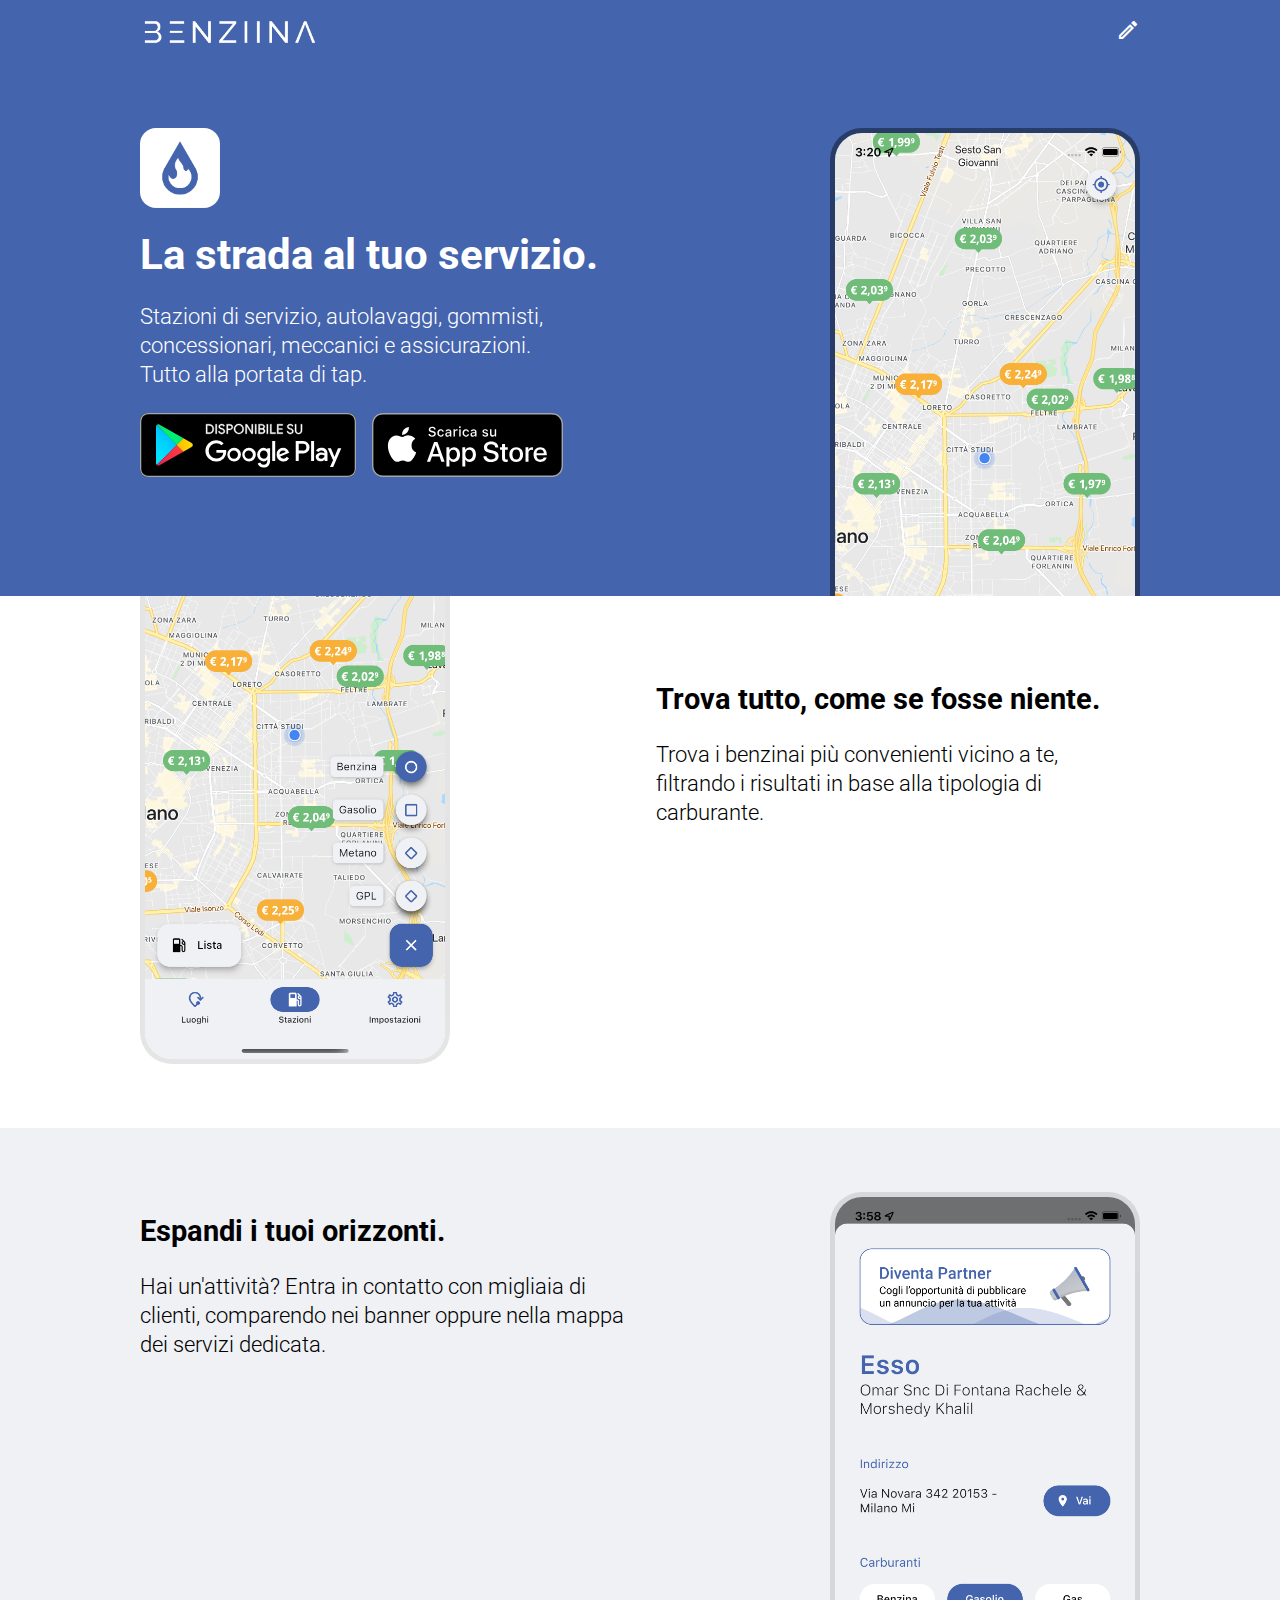
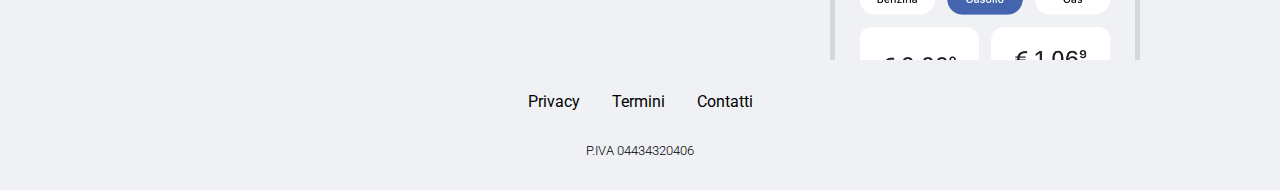
<file: index.html>
<!DOCTYPE html>
<html lang="en">
<head>
    <meta charset="UTF-8">
    <meta http-equiv="X-UA-Compatible" content="IE=edge">
    <meta name="viewport" content="width=device-width, initial-scale=1.0">
    <link href="css/style.css" rel="stylesheet">
    <link rel="preconnect" href="https://fonts.googleapis.com"> 
    <link rel="preconnect" href="https://fonts.gstatic.com" crossorigin> 
    <link href="https://fonts.googleapis.com/css2?family=Roboto:wght@300;500&display=swap" rel="stylesheet">
    <link href="https://fonts.googleapis.com/icon?family=Material+Icons+Outlined" rel="stylesheet">
    <!-- Global site tag (gtag.js) - Google Analytics -->
    <script async src="https://www.googletagmanager.com/gtag/js?id=G-2FWFE3Y1BV"></script>
    <script>
        window.dataLayer = window.dataLayer || [];
        function gtag(){dataLayer.push(arguments);}
        gtag('js', new Date());
        gtag('config', 'G-2FWFE3Y1BV');
    </script>
    <title>Benziina</title>
</head>
<body>
    <header class="header">
        <div class="wrapper">
            <a href="index.html">
                <img src="img/brand/logo.png" alt="Benziina" class="logo"/>
            </a>
            <div class="toggle" id="toggle">
                <div class="placeholder"></div>
            </div>
        </div>
    </header>

    <section class="section main flex overlay">
        <div class="wrapper">
            <div class="content">
                <img src="img/brand/icon-light.png" alt="Icona di Benziina" class="icon light-mode"/>
                <img src="img/brand/icon-dark.png" alt="Icona di Benziina" class="icon dark-mode"/>
                <h1 class="title">La strada al tuo servizio.</h1>
                <p class="subtitle">Stazioni di servizio, autolavaggi, gommisti, concessionari, meccanici e assicurazioni.<br/> Tutto alla portata di tap.</p>
                <div class="badges">
                    <a href="https://play.google.com/store/apps/details?id=com.mosaico.benziina" title="Scarica su Android"><img src="img/badges/google-play-badge.svg" alt=""></a>
                    <a href="https://apps.apple.com/it/app/benziina/id1613733125" title=""><img src="img/badges/app-store-badge.svg" alt=""></a>
                </div>
            </div>
            <div class="img-container">
                <img src="img/renders/light/1.png" alt="" class="img light-mode"/>
                <img src="img/renders/dark/1.png" alt="" class="img dark-mode"/>
            </div>
        </div>
    </section>

    <section class="section flex overlay">
        <div class="wrapper">
            <div class="content">
                <h2 class="title">Trova tutto, come se fosse niente.</h2>
                <p class="subtitle">Trova i benzinai più convenienti vicino a te, filtrando i risultati in base alla tipologia di carburante.</p>
            </div>
            <div class="img-container">
                <img src="img/renders/light/2.png" alt="" class="img light-mode"/>
                <img src="img/renders/dark/2.png" alt="" class="img dark-mode"/>
            </div>
        </div>
    </section>

    <section class="section flex overlay">
        <div class="wrapper">
            <div class="content">
                <h2 class="title">Espandi i tuoi orizzonti.</h2>
                <p class="subtitle">Hai un'attività? Entra in contatto con migliaia di clienti, comparendo nei banner oppure nella mappa dei servizi dedicata.</p>
            </div>
            <div class="img-container">
                <img src="img/renders/light/3.png" alt="" class="img light-mode"/>
                <img src="img/renders/dark/3.png" alt="" class="img dark-mode"/>
            </div>
        </div>
    </section>

    <footer class="footer">
        <ul class="menu">
            <li><a href="privacy.html" title="Politica sulla riservatezza">Privacy</a></li>
            <li><a href="tos.html" title="Termini di servizio">Termini</a></li>
            <li><a href="mailto:infobenziina@gmail.com" title="Contattaci">Contatti</a></li>
        </ul>
        <ul class="menu">
            <li class="small">P.IVA 04434320406</li>
        </ul>
    </footer>

    <script src="js/theme.js" type="text/javascript"></script>
</body>
</html>
</file>
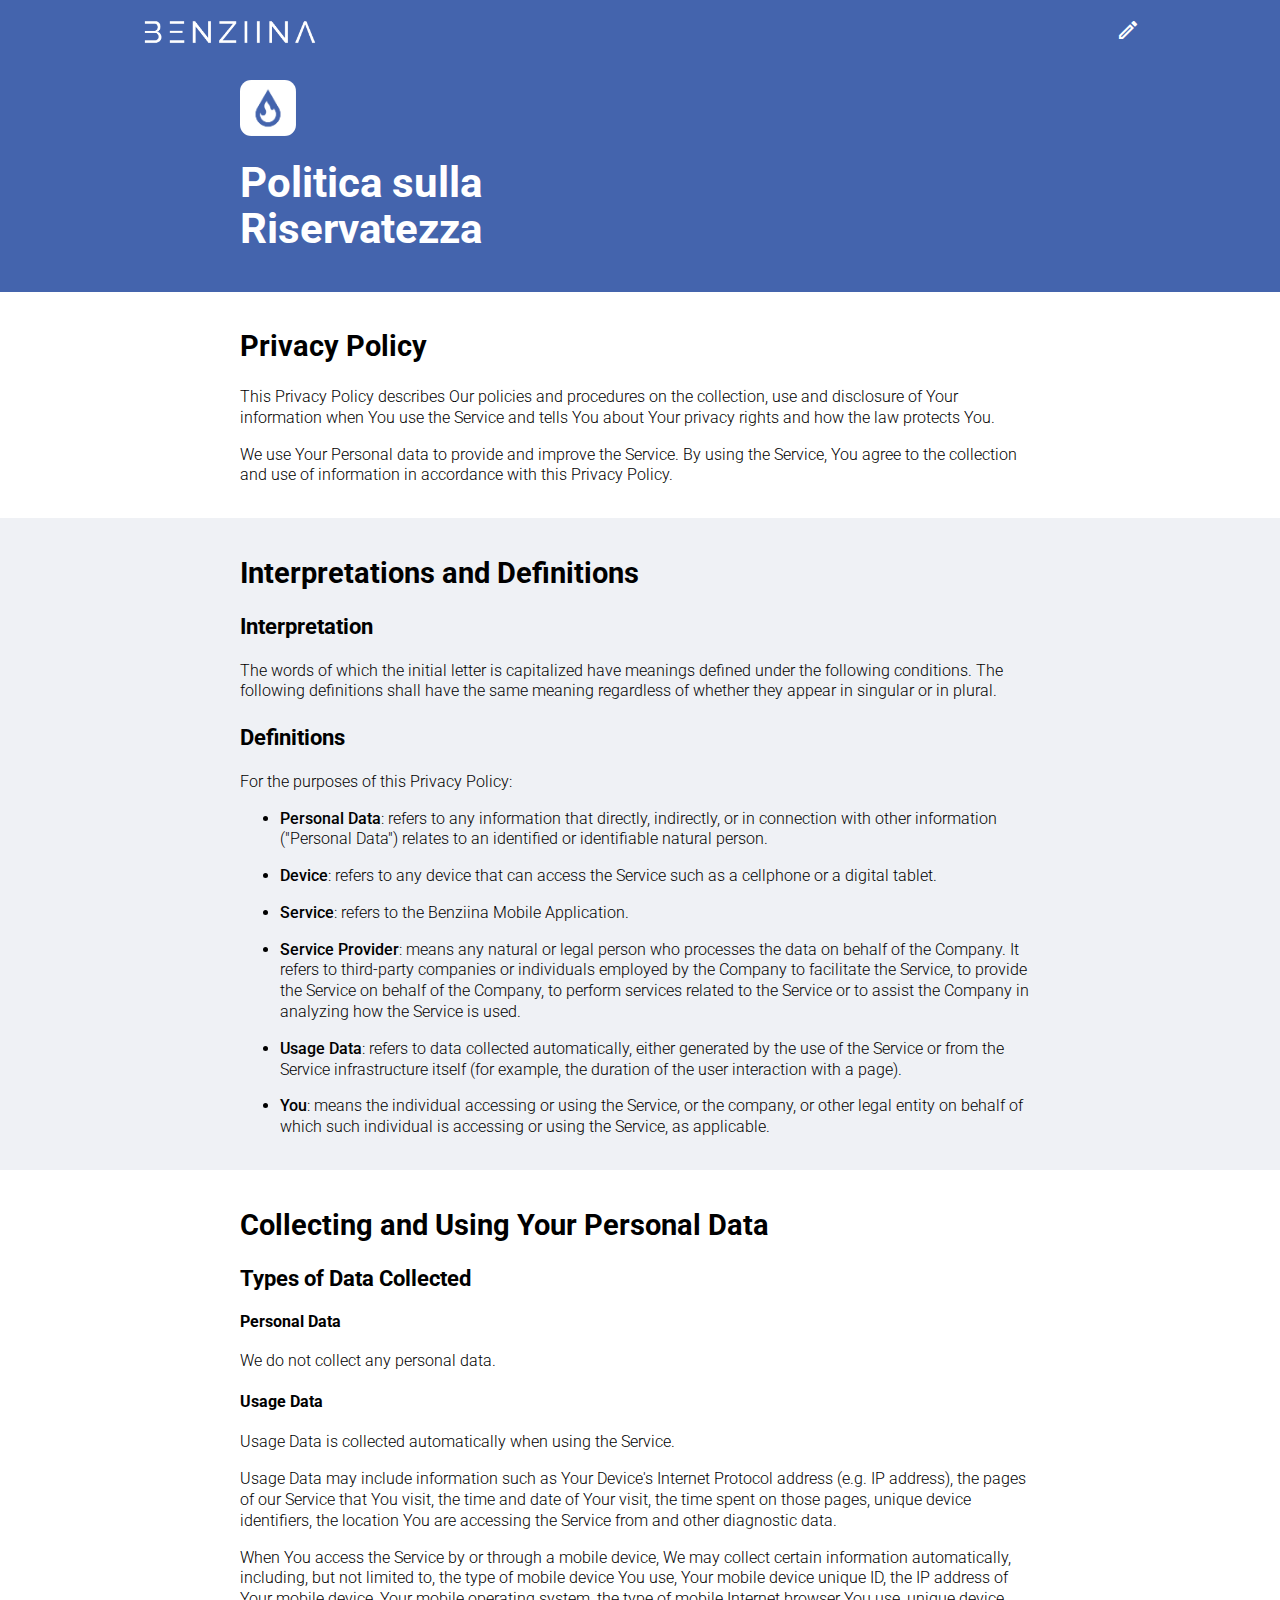
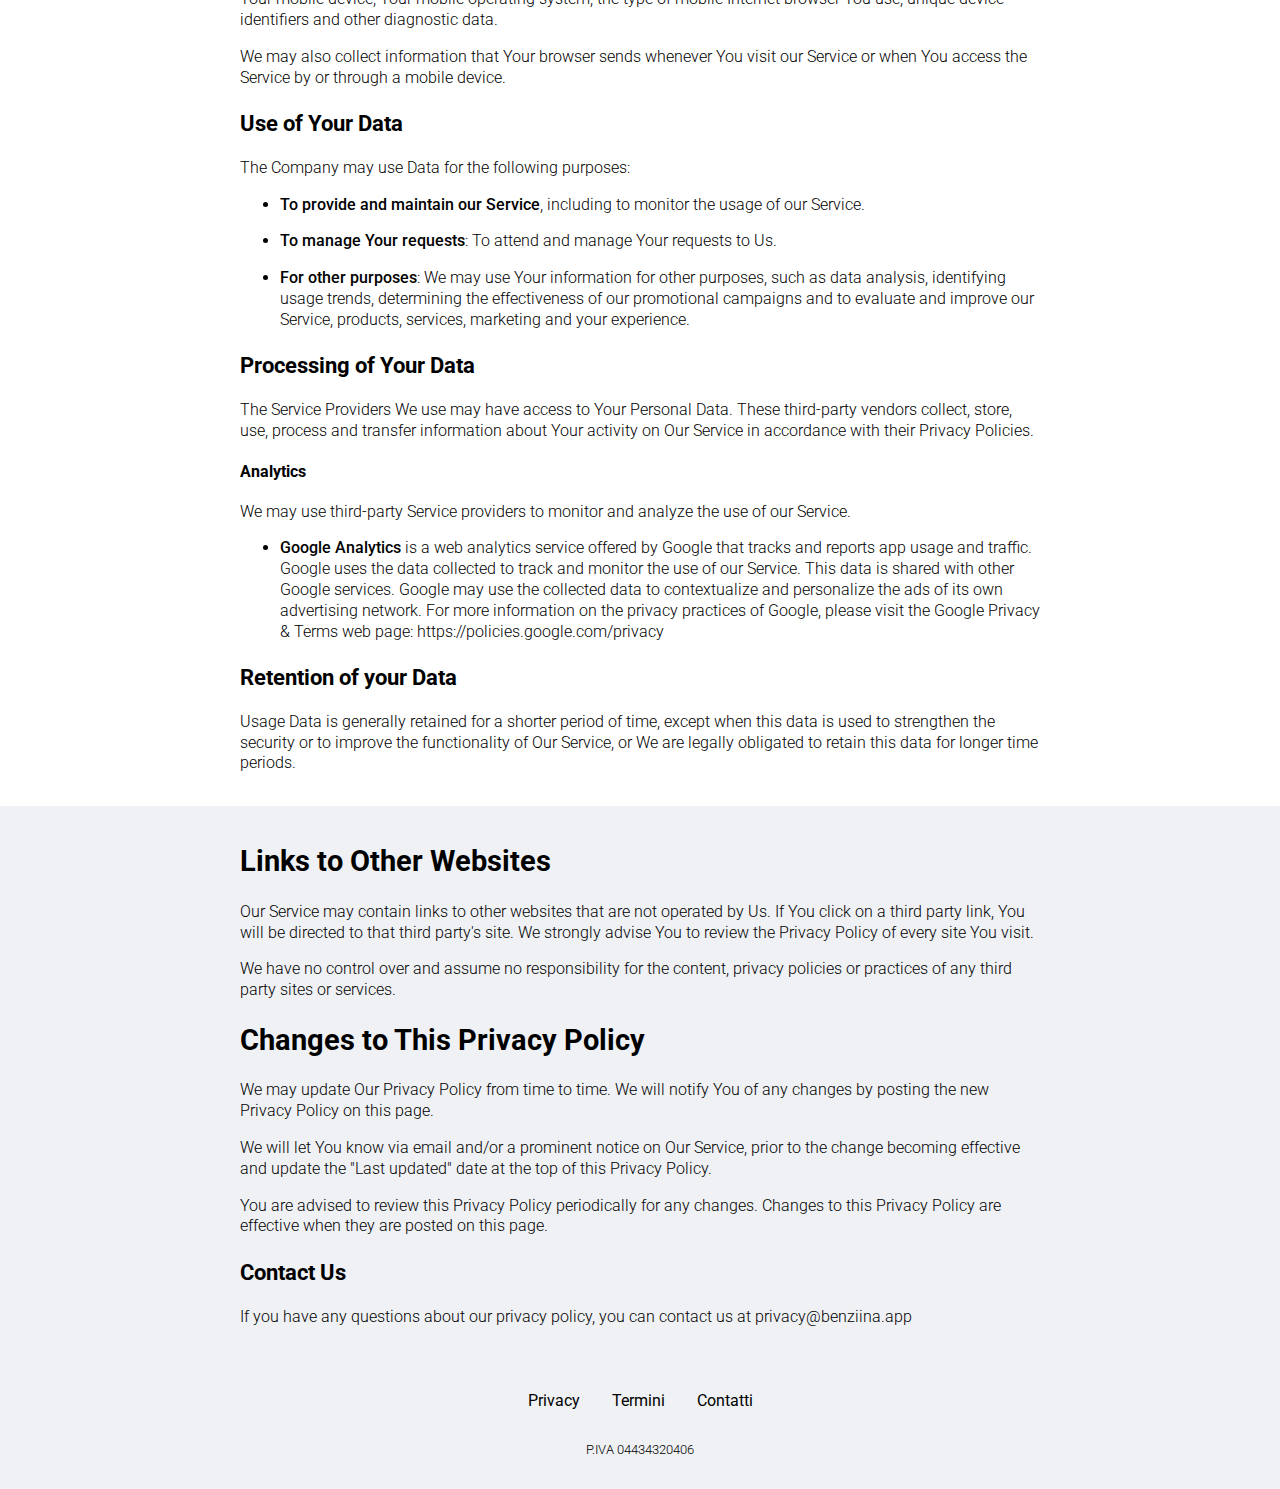
<file: privacy.html>
<!DOCTYPE html>
<html lang="en">

<head>
    <meta charset="UTF-8">
    <meta http-equiv="X-UA-Compatible" content="IE=edge">
    <meta name="viewport" content="width=device-width, initial-scale=1.0">
    <link href="css/style.css" rel="stylesheet">
    <link rel="preconnect" href="https://fonts.googleapis.com">
    <link rel="preconnect" href="https://fonts.gstatic.com" crossorigin>
    <link href="https://fonts.googleapis.com/css2?family=Roboto:wght@300;500&display=swap" rel="stylesheet">
    <link href="https://fonts.googleapis.com/icon?family=Material+Icons+Outlined" rel="stylesheet">
    <!-- Global site tag (gtag.js) - Google Analytics -->
    <script async src="https://www.googletagmanager.com/gtag/js?id=G-2FWFE3Y1BV"></script>
    <script>
        window.dataLayer = window.dataLayer || [];
        function gtag() { dataLayer.push(arguments); }
        gtag('js', new Date());

        gtag('config', 'G-2FWFE3Y1BV');
    </script>
    <title>Politica sulla Riservatezza | Benziina</title>
</head>

<body>
    <header class="header">
        <div class="wrapper">
            <a href="index.html">
                <img src="img/brand/logo.png" alt="Benziina" class="logo"/>
            </a>
            <div class="toggle" id="toggle">
                <div class="placeholder"></div>
            </div>
        </div>
    </header>

    <section class="section main legalese">
        <div class="wrapper">
            <div class="half">
                <img src="img/brand/icon-light.png" alt="Icona di Benziina" class="icon small light-mode"/>
                <img src="img/brand/icon-dark.png" alt="Icona di Benziina" class="icon small dark-mode"/>
                <h1 class="title">Politica sulla Riservatezza</h1>
            </div>
        </div>
    </section>

    <section class="section legalese">
        <div class="wrapper">
            <h2 id="privacy-policy" >Privacy Policy</h2>
            <p>This Privacy Policy describes Our policies and procedures on the collection, 
                use and disclosure of Your information when You use the Service and tells You 
                about Your privacy rights and how the law protects You.</p>
            <p>We use Your Personal data to provide and improve the Service. By using the 
                Service, You agree to the collection and use of information in accordance with 
                this Privacy Policy.</p>
        </div>
    </section>

    <section class="section legalese">
        <div class="wrapper">
            <h2 id="interpretations-and-definitions">Interpretations and Definitions</h2>
            <h3 id="interpretation">Interpretation</h3>
            <p>The words of which the initial letter is capitalized have meanings defined under 
                the following conditions. The following definitions shall have the same meaning 
                regardless of whether they appear in singular or in plural.</p>
            <h3 id="definitions">Definitions</h3>
            <p>For the purposes of this Privacy Policy:</p>
            <ul>
                <li><p>
                    <strong>Personal Data</strong>: refers to any information that directly, 
                    indirectly, or in connection with other information (&quot;Personal Data&quot;) 
                    relates to an identified or identifiable natural person.
                </p></li>
                <li><p>
                    <strong>Device</strong>: refers to any device that can access the Service such 
                    as a cellphone or a digital tablet.
                </p></li>
                <li><p>
                    <strong>Service</strong>: refers to the Benziina Mobile Application.
                </p></li>
                <li><p>
                    <strong>Service Provider</strong>: means any natural or legal person who 
                    processes the data on behalf of the Company. It refers to third-party companies 
                    or individuals employed by the Company to facilitate the Service, to provide 
                    the Service on behalf of the Company, to perform services related to the 
                    Service or to assist the Company in analyzing how the Service is used.
                </p></li>
                <li><p>
                    <strong>Usage Data</strong>: refers to data collected automatically, either 
                    generated by the use of the Service or from the Service infrastructure itself 
                    (for example, the duration of the user interaction with a page).
                </p></li>
                <li><p>
                    <strong>You</strong>: means the individual accessing or using the Service, or 
                    the company, or other legal entity on behalf of which such individual is 
                    accessing or using the Service, as applicable.
                </p></li>
            </ul>
        </div>
    </section>

    <section class="section legalese">
        <div class="wrapper">
            <h2 id="collecting-and-using-your-personal-data">Collecting and Using Your Personal Data</h2>
            <h3 id="types-of-data-collected">Types of Data Collected</h3>
            <h4 id="personal-data">Personal Data</h4>
            <p>We do not collect any personal data.</p>
            <h4 id="usage-data">Usage Data</h4>
            <p>Usage Data is collected automatically when using the Service.</p>
            <p>Usage Data may include information such as Your Device&#39;s Internet Protocol 
                address (e.g. IP address), the pages of our Service that You visit, the time and date 
                of Your visit, the time spent on those pages, unique device identifiers, the location 
                You are accessing the Service from and other diagnostic data.</p>
            <p>When You access the Service by or through a mobile device, We may collect certain 
                information automatically, including, but not limited to, the type of mobile device 
                You use, Your mobile device unique ID, the IP address of Your mobile device, Your mobile 
                operating system, the type of mobile Internet browser You use, unique device identifiers 
                and other diagnostic data.</p>
            <p>We may also collect information that Your browser sends whenever You visit our Service or 
                when You access the Service by or through a mobile device.</p>
            <h3 id="use-of-your-data">Use of Your Data</h3>
            <p>The Company may use Data for the following purposes:</p>
            <ul>
                <li><p>
                    <strong>To provide and maintain our Service</strong>, including to monitor the usage 
                    of our Service.
                </p></li>
                <li><p>
                    <strong>To manage Your requests</strong>: To attend and manage Your requests to Us.
                </p></li>
                <li><p>
                    <strong>For other purposes</strong>: We may use Your information for other purposes, 
                    such as data analysis, identifying usage trends, determining the effectiveness of our 
                    promotional campaigns and to evaluate and improve our Service, products, services, 
                    marketing and your experience.
                </p></li>
            </ul>
            <h3 id="processing-of-your-data">Processing of Your Data</h3>
            <p>The Service Providers We use may have access to Your Personal Data. These third-party 
                vendors collect, store, use, process and transfer information about Your activity on Our 
                Service in accordance with their Privacy Policies.</p>
            <h4 id="analytics">Analytics</h4>
            <p>We may use third-party Service providers to monitor and analyze the use of our Service.</p>
            <ul>
                <li><p>
                    <strong>Google Analytics</strong> is a web analytics service offered by Google that 
                    tracks and reports app usage and traffic. Google uses the data collected to track and 
                    monitor the use of our Service. This data is shared with other Google services. Google 
                    may use the collected data to contextualize and personalize the ads of its own 
                    advertising network. For more information on the privacy practices of Google, please 
                    visit the Google Privacy &amp; Terms web page: 
                    <a href="https://policies.google.com/privacy">https://policies.google.com/privacy</a>
                </p></li>
            </ul>
            <h3 id="retention-of-your-data">Retention of your Data</h3>
            <p>Usage Data is generally retained for a shorter period of time, except when this data is 
                used to strengthen the security or to improve the functionality of Our Service, or We are 
                legally obligated to retain this data for longer time periods.</p>
        </div>
    </section>

    <section class="section legalese">
        <div class="wrapper">
            <h2 id="links-to-other-websites">Links to Other Websites</h2>
            <p>Our Service may contain links to other websites that are not operated by Us. If You click 
                on a third party link, You will be directed to that third party&#39;s site. We strongly 
                advise You to review the Privacy Policy of every site You visit.</p>
            <p>We have no control over and assume no responsibility for the content, privacy policies or 
                practices of any third party sites or services.</p>

            <h2 id="changes-to-this-privacy-policy">Changes to This Privacy Policy</h2>
            <p>We may update Our Privacy Policy from time to time. We will notify You of any changes by 
                posting the new Privacy Policy on this page.</p>
            <p>We will let You know via email and/or a prominent notice on Our Service, prior to the change 
                becoming effective and update the &quot;Last updated&quot; date at the top of this 
                Privacy Policy.</p>
            <p>You are advised to review this Privacy Policy periodically for any changes. Changes to this 
                Privacy Policy are effective when they are posted on this page.</p>
            <h3 id="contact-us">Contact Us</h3>
            <p>If you have any questions about our privacy policy, you can contact us at 
                <a href="mailto:privacy@benziina.app">privacy@benziina.app</a></p>
        </div>
    </section>

    <footer class="footer">
        <ul class="menu">
            <li><a href="privacy.html" title="Politica sulla riservatezza">Privacy</a></li>
            <li><a href="tos.html" title="Termini di servizio">Termini</a></li>
            <li><a href="mailto:infobenziina@gmail.com" title="Contattaci">Contatti</a></li>
        </ul>
        <ul class="menu">
            <li class="small">P.IVA 04434320406</li>
        </ul>
    </footer>
    
    <script src="js/theme.js" type="text/javascript"></script>
</body>

</html>
</file>
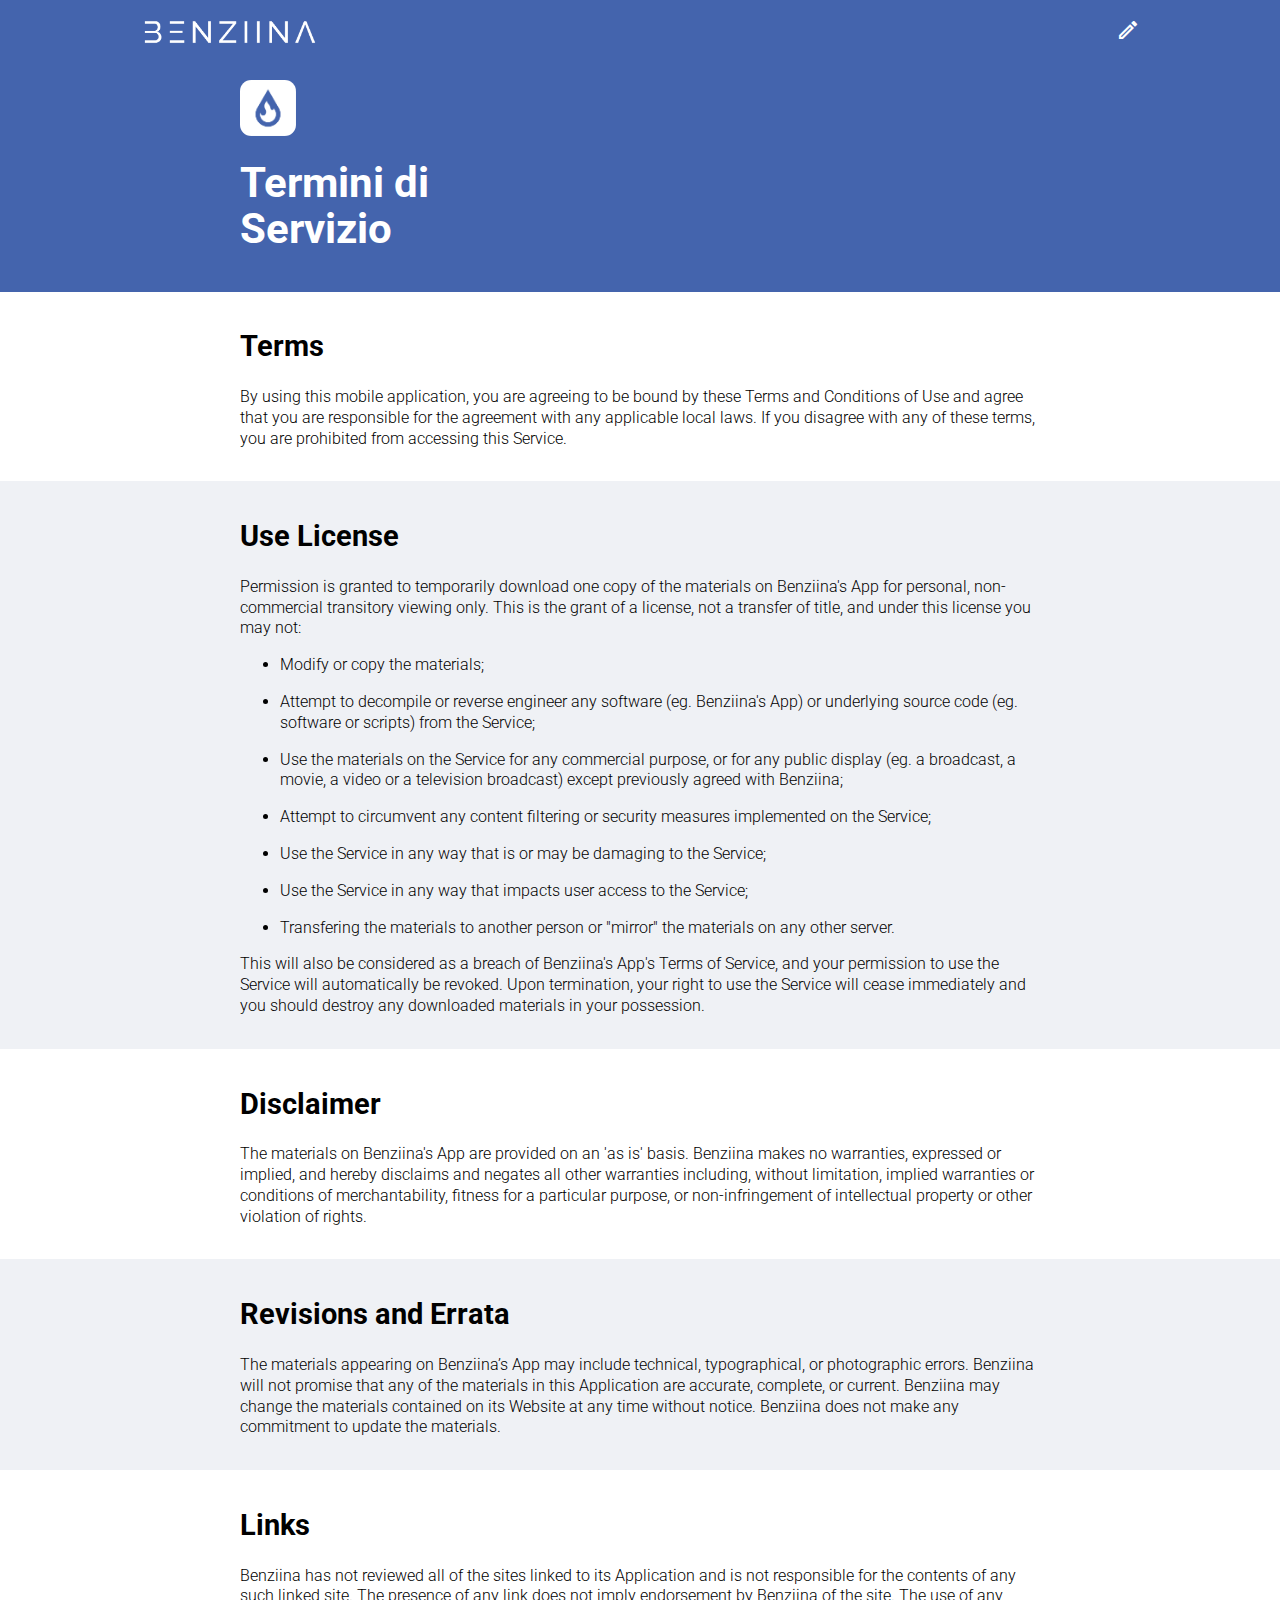
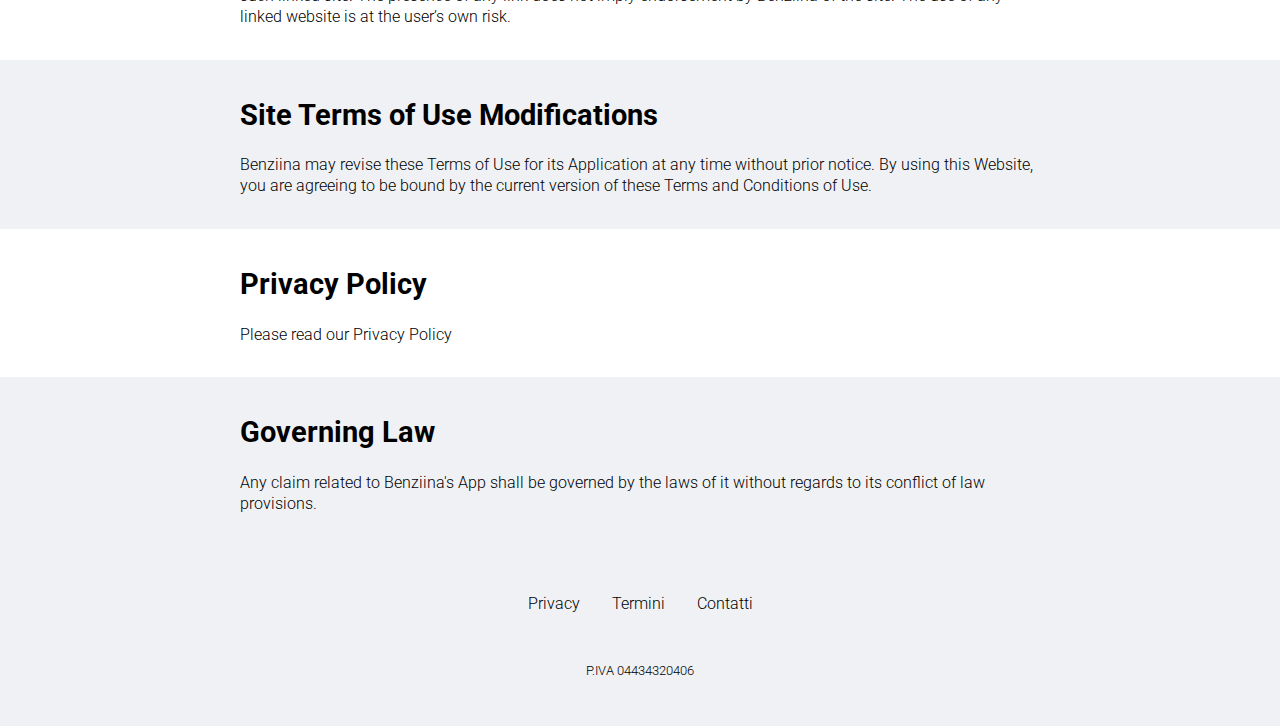
<file: tos.html>
<!DOCTYPE html>
<html lang="en">

<head>
    <meta charset="UTF-8">
    <meta http-equiv="X-UA-Compatible" content="IE=edge">
    <meta name="viewport" content="width=device-width, initial-scale=1.0">
    <link href="css/style.css" rel="stylesheet">
    </link>
    <link rel="preconnect" href="https://fonts.googleapis.com">
    <link rel="preconnect" href="https://fonts.gstatic.com" crossorigin>
    <link href="https://fonts.googleapis.com/css2?family=Roboto:wght@300;500&display=swap" rel="stylesheet">
    <link href="https://fonts.googleapis.com/icon?family=Material+Icons+Outlined" rel="stylesheet">
    <!-- Global site tag (gtag.js) - Google Analytics -->
    <script async src="https://www.googletagmanager.com/gtag/js?id=G-2FWFE3Y1BV"></script>
    <script>
        window.dataLayer = window.dataLayer || [];
        function gtag() { dataLayer.push(arguments); }
        gtag('js', new Date());

        gtag('config', 'G-2FWFE3Y1BV');
    </script>
    <title>Termini di Servizio | Benziina</title>
</head>

<body>
    <header class="header">
        <div class="wrapper">
            <a href="index.html">
                <img src="img/brand/logo.png" alt="Benziina" class="logo"/>
            </a>
            <div class="toggle" id="toggle">
                <div class="placeholder"></div>
            </div>
        </div>
    </header>

    <section class="section main legalese">
        <div class="wrapper">
            <div class="half">
                <img src="img/brand/icon-light.png" alt="Icona di Benziina" class="icon small light-mode"/>
                <img src="img/brand/icon-dark.png" alt="Icona di Benziina" class="icon small dark-mode"/>
                <h1 class="title">Termini di Servizio</h1>
            </div>
        </div>
    </section>

    <section class="section legalese">
        <div class="wrapper">
            <h2 id="terms">Terms</h2>
            <p>By using this mobile application, you are agreeing to be bound by these Terms and 
                Conditions of Use and agree that you are responsible for the agreement with any 
                applicable local laws. If you disagree with any of these terms, you are prohibited 
                from accessing this Service.</p>
        </div>
    </section>

    <section class="section legalese">
        <div class="wrapper">
            <h2 id="use-license">Use License</h2>
            <p>Permission is granted to temporarily download one copy of the materials on Benziina&#39;s 
                App for personal, non-commercial transitory viewing only. This is the grant of a license, 
                not a transfer of title, and under this license you may not:</p>
            <ul>
                <li><p>Modify or copy the materials;</p></li>
                <li><p>Attempt to decompile or reverse engineer any software (eg. Benziina&#39;s App) or 
                    underlying source code (eg. software or scripts) from the Service;</p></li>
                <li><p>Use the materials on the Service for any commercial purpose, or for any public 
                    display (eg. a broadcast, a movie, a video or a television broadcast) except previously 
                    agreed with Benziina;</p></li>
                <li><p>Attempt to circumvent any content filtering or security measures implemented on the 
                    Service;</p></li>
                <li><p>Use the Service in any way that is or may be damaging to the Service;</p></li>
                <li><p>Use the Service in any way that impacts user access to the Service;</p></li>
                <li><p>Transfering the materials to another person or &quot;mirror&quot; the materials on 
                    any other server.</p></li>
            </ul>
            <p>This will also be considered as a breach of Benziina&#39;s App&#39;s Terms of Service, and 
                your permission to use the Service will automatically be revoked. Upon termination, your 
                right to use the Service will cease immediately and you should destroy any downloaded 
                materials in your possession.</p>
        </div>
    </section>

    <section class="section legalese">
        <div class="wrapper">
            <h2 id="disclaimer">Disclaimer</h2>
            <p>The materials on Benziina&#39;s App are provided on an &#39;as is&#39; basis. Benziina makes 
                no warranties, expressed or implied, and hereby disclaims and negates all other warranties 
                including, without limitation, implied warranties or conditions of merchantability, fitness 
                for a particular purpose, or non-infringement of intellectual property or other violation of 
                rights.</p>
        </div>
    </section>

    <section class="section legalese">
        <div class="wrapper">
            <h2 id="revisions-and-errata">Revisions and Errata</h2>
            <p>The materials appearing on Benziina’s App may include technical, typographical, or photographic 
                errors. Benziina will not promise that any of the materials in this Application are accurate, 
                complete, or current. Benziina may change the materials contained on its Website at any time 
                without notice. Benziina does not make any commitment to update the materials.</p>
        </div>
    </section>

    <section class="section legalese">
        <div class="wrapper">
            <h2 id="links">Links</h2>
            <p>Benziina has not reviewed all of the sites linked to its Application and is not responsible for 
                the contents of any such linked site. The presence of any link does not imply endorsement by 
                Benziina of the site. The use of any linked website is at the user’s own risk.</p>
        </div>
    </section>

    <section class="section legalese">
        <div class="wrapper">
            <h2 id="site-terms-of-use-modifications">Site Terms of Use Modifications</h2>
            <p>Benziina may revise these Terms of Use for its Application at any time without prior notice. By 
                using this Website, you are agreeing to be bound by the current version of these Terms and 
                Conditions of Use.</p>
        </div>
    </section>

    <section class="section legalese">
        <div class="wrapper">
            <h2 id="privacy-policy">Privacy Policy</h2>
            <p>Please read our Privacy Policy</p>
        </div>
    </section>

    <section class="section legalese">
        <div class="wrapper">
            <h2 id="governing-law">Governing Law</h2>
            <p>Any claim related to Benziina&#39;s App shall be governed by the laws of it without regards to 
                its conflict of law provisions.</p>
        </div>
    </section>

    <footer class="footer">
        <ul class="menu">
            <li><p><a href="privacy.html" title="Politica sulla riservatezza">Privacy</a></p></li>
            <li><p><a href="tos.html" title="Termini di servizio">Termini</a></p></li>
            <li><p><a href="mailto:infobenziina@gmail.com" title="Contattaci">Contatti</a></p></li>
        </ul>
        <ul class="menu">
            <li class="small">P.IVA 04434320406</p></li>
        </ul>
    </footer>
    
    <script src="js/theme.js" type="text/javascript"></script>
</body>

</html>
</file>
<file: css/style.css>
/* Variables */
:root {
	--icon-size: 5rem;
	--icon-small-size: 3.5rem;
	--img-height: 500px;
	--img-border: 0.35rem;
	--img-padding: 4rem;
}

body[data-brightness="light"] {
	--background-color: #eff1f5;
	--surface-color: #fff;
	--text-color: #000;
	--primary-color: #4464ad;
	--on-primary-color: #fff;
	--overlay-color: rgba(0, 0, 0, 0.1);
	--primary-overlay-color: rgba(0, 0, 0, 0.4);
}
body[data-brightness="dark"] {
	--background-color: #000;
	--surface-color: #2a2522;
	--text-color: #fff;
	--primary-color: #e4733f;
	--on-primary-color: #fff;
	--overlay-color: rgba(255, 255, 255, 0.1);
	--primary-overlay-color: rgba(0, 0, 0, 0.4);
}

/* Theme Change */
* {
	transition: 0.15s background ease-in-out, 0.15s color ease-in-out;
}
body[data-brightness="light"] .dark-mode,
body[data-brightness="dark"] .light-mode {
	display: none;
}

/* Typography and misc */
body {
	margin: 0;
	background-color: var(--background-color);
	font-family: "Roboto", sans-serif;
	overflow-x: hidden;
}
li {
	color: var(--text-color);
}
a {
	text-decoration: none;
	color: var(--text-color);
	transition: 0.25s color ease-in-out;
}
a:hover {
	color: var(--primary-color);
}
h1 {
	font-size: 2.6rem;
	line-height: 1.1em;
	color: var(--text-color);
}
h2 {
	font-size: 1.8rem;
	line-height: 1.1em;
	color: var(--text-color);
}
h3 {
	font-size: 1.4rem;
	line-height: 1.1em;
	color: var(--text-color);
}
h4 {
	font-size: 1rem;
	line-height: 1.1em;
	color: var(--text-color);
}
p {
	font-size: 1rem;
	line-height: 1.3em;
	color: var(--text-color);
	font-weight: 300;
}
strong {
	color: var(--text-color);
	font-weight: 500;
}
img {
	display: block;
}

/* Content Wrapper */
.wrapper {
	max-width: 1000px;
	margin: 0 auto;
	padding: 0 2rem;
}

/* Top Bar */
.header {
	background-color: var(--primary-color);
}
.header .wrapper {
	display: flex;
	flex-wrap: nowrap;
	align-items: center;
	justify-content: space-between;
	height: 4rem;
}
.header .logo {
	width: auto;
	height: 2rem;
}
.header .toggle {
	color: var(--on-primary-color);
	cursor: pointer;
}

/* App Icon */
.icon {
	width: var(--icon-size);
	height: var(--icon-size);
	border-radius: 1rem;
}
.icon.small {
	width: var(--icon-small-size);
	height: var(--icon-small-size);
	border-radius: 0.7rem;
}

/* Content Sections */
.section {
	position: relative;
}
.section:nth-of-type(odd) {
	background-color: var(--background-color);
}
.section:nth-of-type(even) {
	background-color: var(--surface-color);
}
.section.main {
	background-color: var(--primary-color);
}

.section.legalese {
	padding: 1rem 0;
}

.section.flex .wrapper {
	display: flex;
	flex-wrap: nowrap;
	align-items: stretch;
	gap: 2rem;
}
.section.flex:nth-of-type(odd) .wrapper {
	flex-direction: row;
}
.section.flex:nth-of-type(even) .wrapper {
	flex-direction: row-reverse;
}
.section.legalese .wrapper {
	max-width: 800px;
}
.section .wrapper > * {
	flex: 1;
}

.section .content {
	padding: 4rem 0;
}
.section .half {
	width: 50%;
	max-width: 300px;
}
.section .title,
.section .subtitle {
	margin: 1.5rem 0;
}
.section .subtitle {
	font-size: 1.4rem;
}
.section.main .title,
.section.main .subtitle {
	color: var(--on-primary-color);
}

.section .img-container {
	position: relative;
}
.section:nth-of-type(odd) .img-container {
	padding: var(--img-padding) 0 0 0;
	margin: auto 0 0;
}
.section:nth-of-type(even) .img-container {
	padding: 0 0 var(--img-padding) 0;
	margin: 0 0 auto;
}
.section .img {
	width: 300px;
	border: var(--img-border) solid var(--overlay-color);
}
.section.main .img {
	border-color: var(--primary-overlay-color);
}
.section:nth-of-type(odd) .img {
	margin: auto 0 0 auto;
	border-radius: 2rem 2rem 0 0;
	border-bottom: none;
}
.section:nth-of-type(even) .img {
	margin: auto auto 0 0;
	border-radius: 0 0 2rem 2rem;
	overflow: hidden;
	border-top: none;
}

@media screen and (max-width: 700px) {
	.section.overlay::before {
		content: "";
		position: absolute;
		bottom: 0;
		width: 100%;
		height: calc(
			var(--img-height) + var(--img-padding) + var(--img-border)
		);
		background-color: var(--overlay-color);
		opacity: 0.75;
	}
	.section.main.overlay::before {
		background-color: var(--primary-overlay-color);
	}
	.section.flex:nth-of-type(odd) .wrapper,
	.section.flex:nth-of-type(even) .wrapper {
		flex-direction: column;
		gap: 0;
	}

	.section:nth-of-type(odd) .img,
	.section:nth-of-type(even) .img {
		width: auto;
		height: var(--img-height);
		position: relative;
		margin: 0 auto;
	}
}

/* Store Badges */
.badges {
	display: flex;
	gap: 1rem;
	flex-wrap: wrap;
}
.badges img {
	width: auto;
	height: 4rem;
}

/* Bottom Bar */
.footer .menu {
	margin: 2rem auto;
	list-style: none;
	display: flex;
	align-items: center;
	justify-content: center;
	gap: 2rem;
	padding: 0;
}
.footer .small {
	font-size: 0.8em;
	font-weight: 300;
}
</file>
